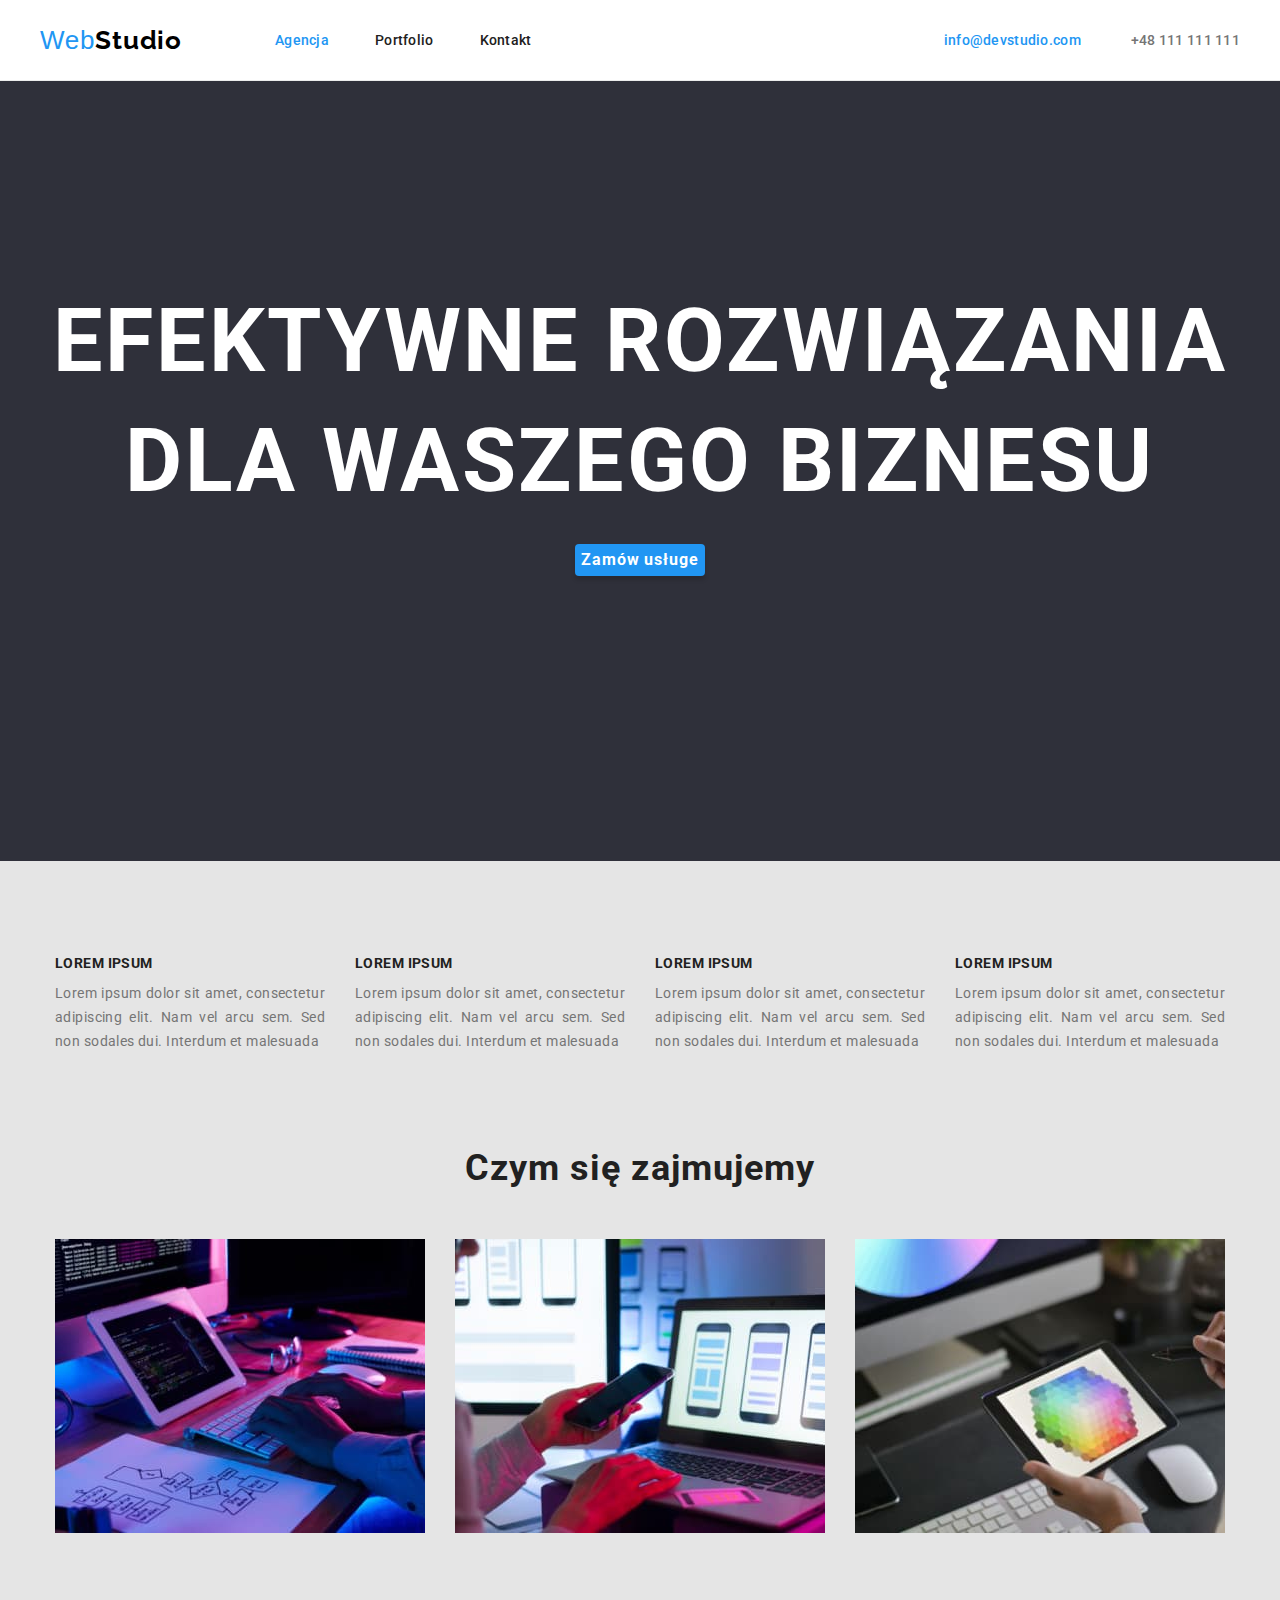
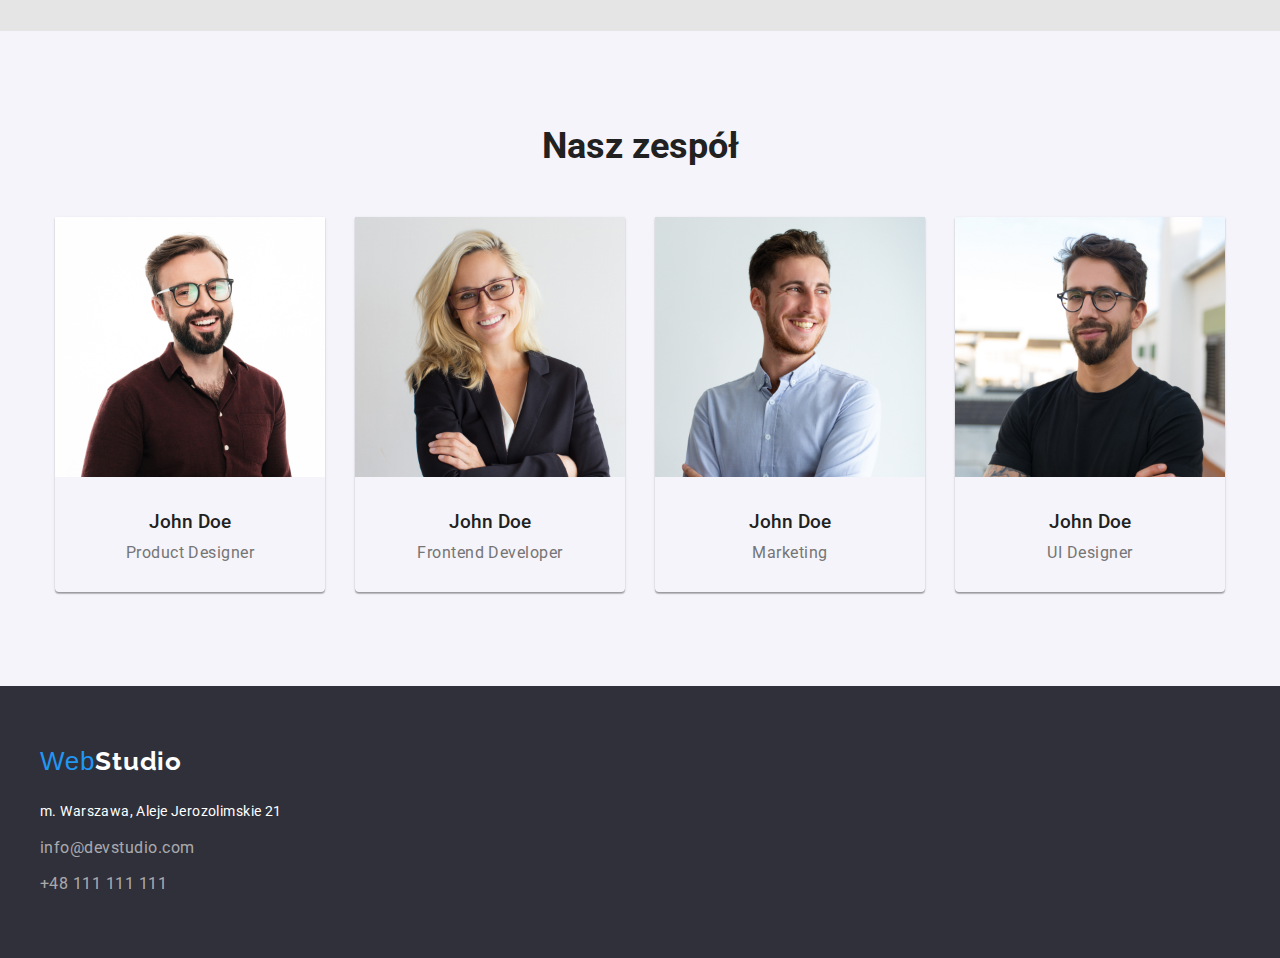
<file: index.html>
<!DOCTYPE html>
<html lang="pl">
  <head>
    <meta charset="UTF-8" />
    <meta name="viewport" content="Moja praca domowa nr 1" />
    <title>Homework 3</title>
    <link
      href="https://cdnjs.cloudflare.com/ajax/libs/modern-normalize/1.0.0/modern-normalize.min.css"
      rel="stylesheet"
    />
    <link
      href="https://fonts.googleapis.com/css2?family=Raleway:wght@700&family=Roboto:wght@400;500;700;900&display=swap"
      rel="stylesheet"
    />
    <link rel="stylesheet" href="./css/styles.css" />
  </head>
  <body>
    <!--Nagłówek strony-->
    <header>
      <div class="page-header container">
        <div class="page-header-left">
          <!--Logo w nagłówku-->
          <a class="logo" href="./index.html"
            ><span class="logo-blue">Web</span>Studio</a
          >

          <!--Menu nawigacyjne-->

          <nav>
            <ul class="nav-menu">
              <li><a class="menu-blue" href="./index.html">Agencja</a></li>
              <li><a class="menu" href="./portfolio.html">Portfolio</a></li>
              <li><a class="menu" href="#">Kontakt</a></li>
            </ul>
          </nav>
        </div>

        <!-- Linki w nagłówku -->
        <ul class="contact">
          <li>
            <a class="mail" href="mailto:info@devstudio.com"
              >info@devstudio.com</a
            >
          </li>
          <li><a class="tel" href="tel:+48111111111">+48 111 111 111</a></li>
        </ul>
      </div>
    </header>

    <!--Główna zawartość strony-->
    <main>
      <!--Nagówek skcji głównej-->
      <section class="h1">
        <div class="container">
          <h1>
            EFEKTYWNE ROZWIĄZANIA<br />
            DLA WASZEGO BIZNESU
          </h1>
          <button class="button" type="button">Zamów usługe</button>
        </div>
      </section>

      <!--Pierwsza sekcja - lorem ipsum-->
      <section class="first-section">
        <div class="container">
          <ul class="first-section-list">
            <li class="list">
              <h4 class="h4">LOREM IPSUM</h4>
              <p>
                Lorem ipsum dolor sit amet, consectetur adipiscing elit. Nam vel
                arcu sem. Sed non sodales dui. Interdum et malesuada
              </p>
            </li>
            <li class="list">
              <h4 class="h4">LOREM IPSUM</h4>
              <p>
                Lorem ipsum dolor sit amet, consectetur adipiscing elit. Nam vel
                arcu sem. Sed non sodales dui. Interdum et malesuada
              </p>
            </li>
            <li class="list">
              <h4 class="h4">LOREM IPSUM</h4>
              <p>
                Lorem ipsum dolor sit amet, consectetur adipiscing elit. Nam vel
                arcu sem. Sed non sodales dui. Interdum et malesuada
              </p>
            </li>
            <li class="list">
              <h4 class="h4">LOREM IPSUM</h4>
              <p>
                Lorem ipsum dolor sit amet, consectetur adipiscing elit. Nam vel
                arcu sem. Sed non sodales dui. Interdum et malesuada
              </p>
            </li>
          </ul>
        </div>
      </section>

      <!--Druga sekcja - czym się zajmujemy-->
      <section class="second-section">
        <div class="container">
          <h2 class="h2-second-section">Czym się zajmujemy</h2>
          <ul class="second-section-list">
            <li>
              <img
                src="./images/main1.jpg"
                alt="Ręce pracujące na klawiaturze"
                width="370"
                height="294"
              />
            </li>
            <li>
              <img
                src="./images/main2.jpg"
                alt="Praca nad aplikacją telefoniczną"
                width="370"
                height="294"
              />
            </li>
            <li>
              <img
                src="./images/main3.jpg"
                alt="Praca na tablecie"
                width="370"
                height="294"
              />
            </li>
          </ul>
        </div>
      </section>

      <!--Trzecia sekcja - nasz zespół-->
      <section class="third-section">
        <div class="container">
          <h2 class="h2-third-section">Nasz zespół</h2>
          <ul class="third-section-list">
            <li>
              <img
                src="./images/johndoe1.jpg"
                alt="Zdjęcie Johna Doe product designer"
                width="270"
                height="260"
              />
              <h3 class="h3">John Doe</h3>
              <p>Product Designer</p>
            </li>
            <li>
              <img
                src="./images/johndoe2.jpg"
                alt="Zdjęcie Johna Doe frontend developer"
                width="270"
                height="260"
              />
              <h3 class="h3">John Doe</h3>
              <p>Frontend Developer</p>
            </li>
            <li>
              <img
                src="./images/johndoe3.jpg"
                alt="Zdjęcie Johna Doe marketing"
                width="270"
                height="260"
              />
              <h3 class="h3">John Doe</h3>
              <p>Marketing</p>
            </li>
            <li>
              <img
                src="./images/johndoe4.jpg"
                alt="Zdjęcie Johna Doe UI designer"
                width="270"
                height="260"
              />
              <h3 class="h3">John Doe</h3>
              <p>UI Designer</p>
            </li>
          </ul>
        </div>
      </section>
    </main>

    <!--Stopka-->
    <footer>
      <!--Logo w stopce-->
      <div class="footer container">
        <div class="footer-logo">
          <a class="logo-footer" href="./index.html"
            ><span class="logo-blue-footer">Web</span>Studio</a
          >
        </div>

        <!--Adres i linki w stopce-->
        <ul class="contact-footer">
          <li>
            <a
              class="address-link"
              href="https://goo.gl/maps/Dz4RchG2dV1VJyud7"
              target="_blank"
              rel="noopener noreferrer nofollow"
              >m. Warszawa, Aleje Jerozolimskie 21</a
            >
          </li>
          <li>
            <a class="mail-footer" href="mailto:info@devstudio.com"
              >info@devstudio.com</a
            >
          </li>
          <li>
            <a class="tel-footer" href="tel:+48111111111">+48 111 111 111</a>
          </li>
        </ul>
      </div>
    </footer>
  </body>
</html>
</file>
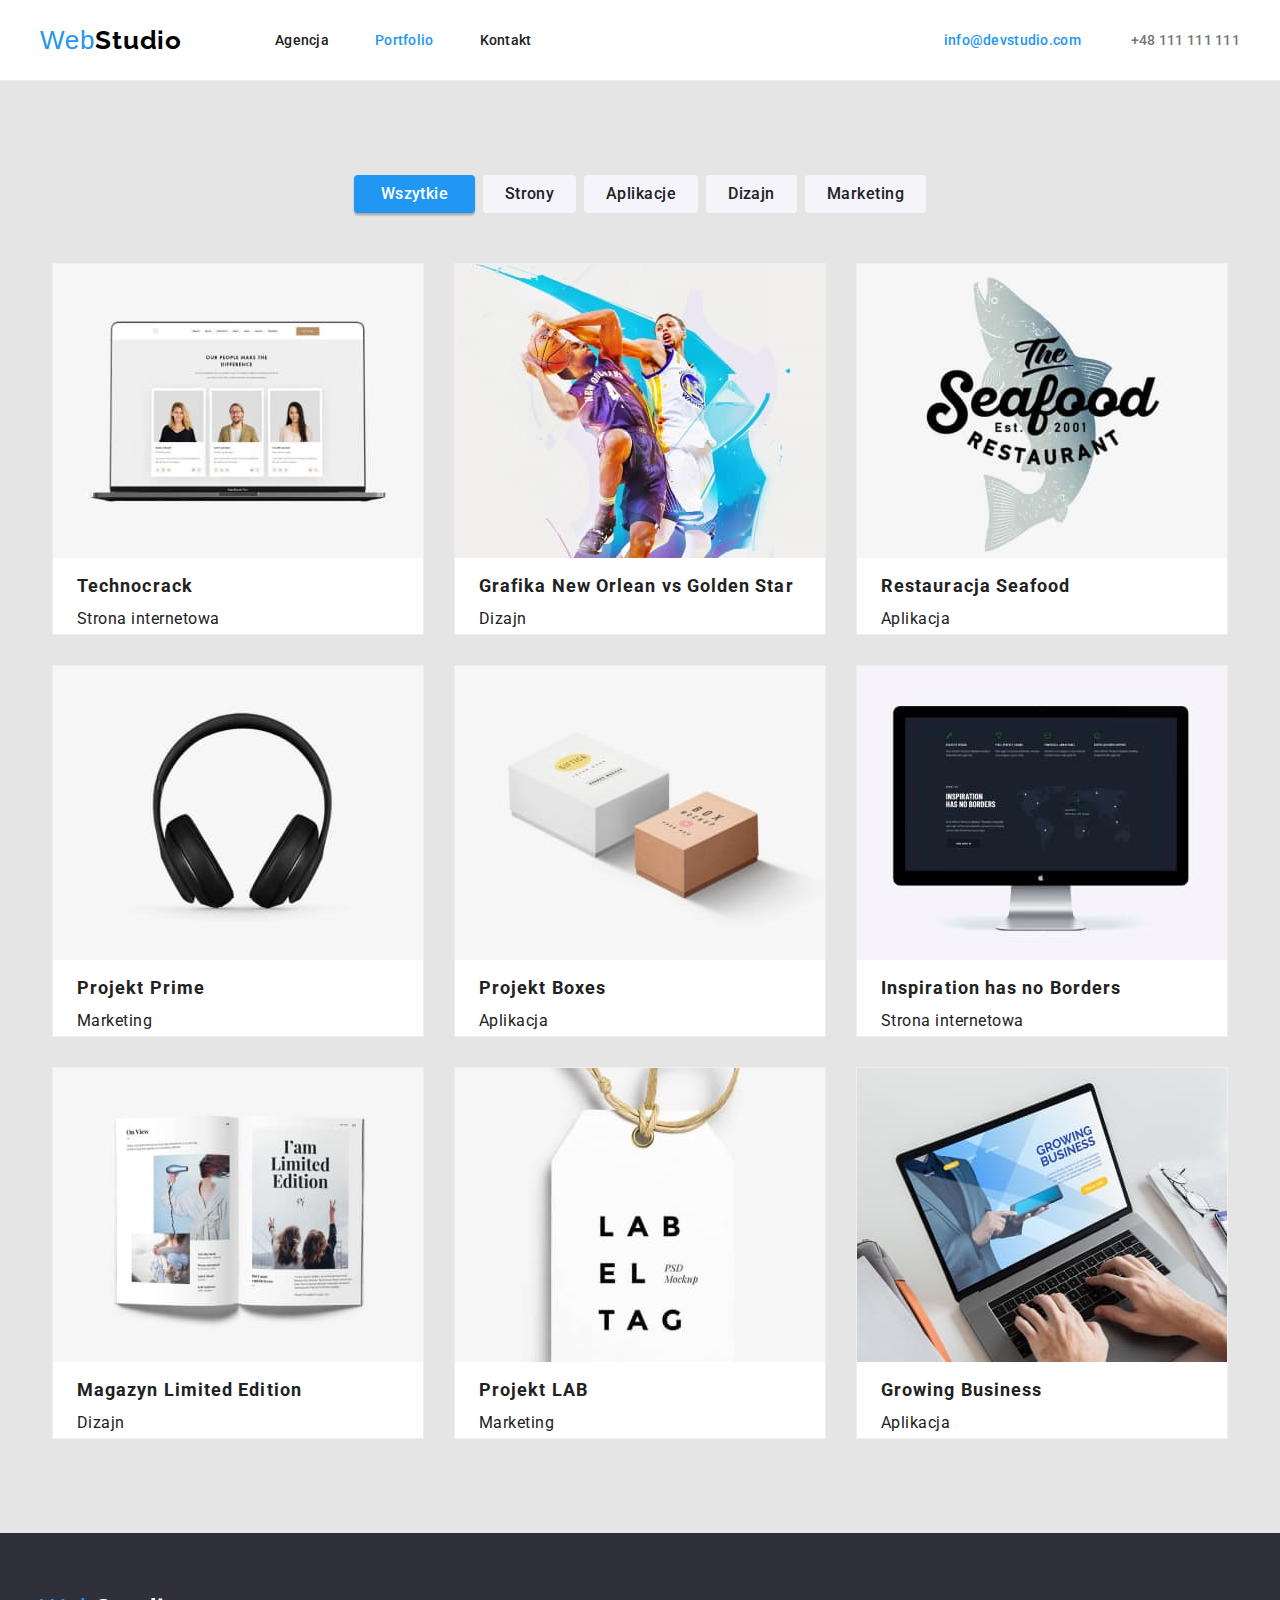
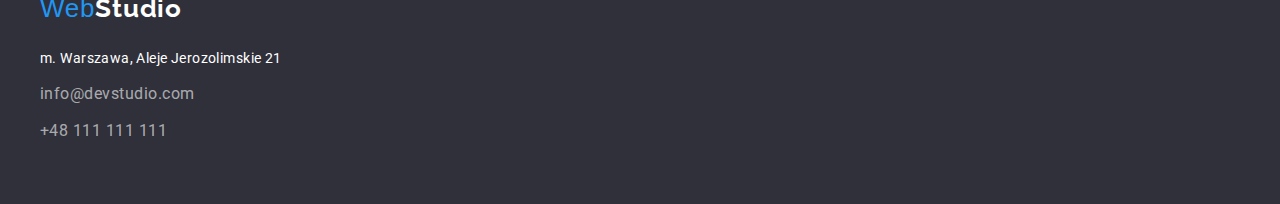
<file: portfolio.html>
<!DOCTYPE html>
<html lang="pl">
  <head>
    <meta charset="UTF-8" />
    <meta name="viewport" content="Moja praca domowa nr 1" />
    <title>Homework 3</title>
    <link
      href="https://cdnjs.cloudflare.com/ajax/libs/modern-normalize/1.0.0/modern-normalize.min.css"
      rel="stylesheet"
    />
    <link
      href="https://fonts.googleapis.com/css2?family=Raleway:wght@700&family=Roboto:wght@400;500;700;900&display=swap"
      rel="stylesheet"
    />
    <link rel="stylesheet" href="./css/styles.css" />
  </head>
  <body>
    <!--Nagłówek strony-->
    <header>
      <div class="page-header container">
        <div class="page-header-left">
          <!--Logo w nagłówku-->
          <a class="logo" href="./index.html"
            ><span class="logo-blue">Web</span>Studio</a
          >

          <!--Menu nawigacyjne-->

          <nav>
            <ul class="nav-menu">
              <li><a class="menu" href="./index.html">Agencja</a></li>
              <li>
                <a class="menu-blue" href="./portfolio.html">Portfolio</a>
              </li>
              <li><a class="menu" href="#">Kontakt</a></li>
            </ul>
          </nav>
        </div>

        <!-- Linki w nagłówku -->
        <ul class="contact">
          <li>
            <a class="mail" href="mailto:info@devstudio.com"
              >info@devstudio.com</a
            >
          </li>
          <li><a class="tel" href="tel:+48111111111">+48 111 111 111</a></li>
        </ul>
      </div>
    </header>

    <!--Główna zawartość strony-->
    <main>
      <!--Menu strony-->
      <div class="pf-menu">
        <ul class="pf-button-menu">
          <li>
            <button class="pf-button-blue" type="button">Wszytkie</button>
          </li>
          <li>
            <button class="pf-button pf-button-1" type="button">Strony</button>
          </li>
          <li>
            <button class="pf-button pf-button-2" type="button">
              Aplikacje
            </button>
          </li>
          <li>
            <button class="pf-button pf-button-3" type="button">Dizajn</button>
          </li>
          <li>
            <button class="pf-button pf-button-4" type="button">
              Marketing
            </button>
          </li>
        </ul>
      </div>

      <!--Zawartość główna strony-->
      <!--Pierwszy rząd-->
      <section class="pf-section">
        <div class="container">
          <ul class="pf-section-item">
            <li>
              <img
                src="./images/portfolio1_1.jpg"
                alt="Komputer z otwartą stroną internetową"
                width="370"
                height="294"
              />
              <h2 class="h2-pf-section">Technocrack</h2>
              <p>Strona internetowa</p>
            </li>
            <li>
              <img
                src="./images/portfolio1_2.jpg"
                alt="Dwuch zawodników koszykówki walczy o piłkę"
                width="370"
                height="294"
              />
              <h2 class="h2-pf-section">Grafika New Orlean vs Golden Star</h2>
              <p>Dizajn</p>
            </li>
            <li>
              <img
                src="./images/portfolio1_3.jpg"
                alt="Logo restauracji The Seafood"
                width="370"
                height="294"
              />
              <h2 class="h2-pf-section">Restauracja Seafood</h2>
              <p>Aplikacja</p>
            </li>
            <li>
              <img
                src="./images/portfolio2_1.jpg"
                alt="Czarne słuchwki bezprzewodowe"
                width="370"
                height="294"
              />
              <h2 class="h2-pf-section">Projekt Prime</h2>
              <p>Marketing</p>
            </li>
            <li>
              <img
                src="./images/portfolio2_2.jpg"
                alt="Dwa pudełka w dwuch kolorach i rozmiarach"
                width="370"
                height="294"
              />
              <h2 class="h2-pf-section">Projekt Boxes</h2>
              <p>Aplikacja</p>
            </li>
            <li>
              <img
                src="./images/portfolio2_3.jpg"
                alt="Monitor z otwartą stroną internetową"
                width="370"
                height="294"
              />
              <h2 class="h2-pf-section">Inspiration has no Borders</h2>
              <p>Strona internetowa</p>
            </li>
            <li>
              <img
                src="./images/portfolio3_1.jpg"
                alt="Otwarta książka"
                width="370"
                height="294"
              />
              <h2 class="h2-pf-section">Magazyn Limited Edition</h2>
              <p>Dizajn</p>
            </li>
            <li>
              <img
                src="./images/portfolio3_2.jpg"
                alt="Zawieszka reklamowa"
                width="370"
                height="294"
              />
              <h2 class="h2-pf-section">Projekt LAB</h2>
              <p>Marketing</p>
            </li>
            <li>
              <img
                src="./images/portfolio3_3.jpg"
                alt="Ręce na laptopie z otwartą stroną internetową"
                width="370"
                height="294"
              />
              <h2 class="h2-pf-section">Growing Business</h2>
              <p>Aplikacja</p>
            </li>
          </ul>
        </div>
      </section>
    </main>

    <!--Stopka-->
    <footer>
      <!--Logo w stopce-->
      <div class="footer container">
        <div class="footer-logo">
          <a class="logo-footer" href="./index.html"
            ><span class="logo-blue-footer">Web</span>Studio</a
          >
        </div>

        <!--Adres i linki w stopce-->
        <ul class="contact-footer">
          <li>
            <a
              class="address-link"
              href="https://goo.gl/maps/Dz4RchG2dV1VJyud7"
              target="_blank"
              rel="noopener noreferrer nofollow"
              >m. Warszawa, Aleje Jerozolimskie 21</a
            >
          </li>
          <li>
            <a class="mail-footer" href="mailto:info@devstudio.com"
              >info@devstudio.com</a
            >
          </li>
          <li>
            <a class="tel-footer" href="tel:+48111111111">+48 111 111 111</a>
          </li>
        </ul>
      </div>
    </footer>
  </body>
</html>
</file>
<file: css/styles.css>
*,
*::before,
*::after {
  box-sizing: border-box;
}

:root {
  --white: #ffffff;
  --almost-white: #e5e5e5;
  --blue: #2196f3;
  --almost-black: #212121;
  --black: #000000;
  --dark-gray: #2f303a;
  --gray: #757575;
  --light-gray: #f5f4fa;
  --button-blue: #0000ff;
  --border-header: #ececec;
  --border-pf-li: #eeeeee;
}

body {
  font-family: "Roboto", sans-serif;
  color: var(--almost-black);
  background-color: var(--white);
}

h1,
h2,
h3,
h4,
h5,
h6,
p,
ul {
  margin: 0;
}

/* Globalne ustawienie kontenera */
.container {
  max-width: 1200px;
}

/* Nagłówke indeks i portfolio */
header {
  max-width: 1600px;
  margin: 0 auto;
  border-bottom: 1px solid var(--border-header);
}

.page-header {
  display: flex;
  justify-content: space-between;
  align-items: center;
  margin: 0 auto;
}

.page-header-left {
  display: flex;
  justify-content: flex-start;
  gap: 93px;
}

.logo {
  font-family: "Raleway", sans-serif;
  font-weight: 700;
  font-size: 26px;
  line-height: 1.1923em;
  text-decoration: none;
  color: var(--black);
  letter-spacing: 0.03em;
}

.logo-blue {
  font-family: "Oleo Script", sans-serif;
  font-weight: 400;
  font-size: 26px;
  line-height: 1.1923em;
  color: var(--blue);
  letter-spacing: 0.03em;
}

.logo,
.logo-blue {
  padding: 25px 0 24px 0;
}

.logo:hover,
.logo-blue:hover {
  text-decoration: underline solid var(--blue);
}

.nav-menu {
  list-style: none;
  display: flex;
  justify-content: space-between;
  gap: 46px;
  font-weight: 500;
  font-size: 14px;
  line-height: 1.1428em;
  letter-spacing: 0.02em;
  padding: 32px 0 32px 0;
}

.menu-blue {
  text-decoration: none;
  color: var(--blue);
}

.menu {
  text-decoration: none;
  color: var(--almost-black);
}

.menu-blue:hover,
.menu:hover {
  text-decoration: underline solid var(--blue);
}

.contact {
  list-style: none;
  display: flex;
  justify-content: space-between;
  gap: 50px;
  font-weight: 500;
  font-size: 14px;
  line-height: 1.1428em;
  list-style: none;
  letter-spacing: 0.02em;
  padding: 32px 0 32px 0;
}

.mail {
  color: var(--blue);
  text-decoration: none;
}

.tel {
  color: var(--gray);
  text-decoration: none;
}

.mail:hover,
.tel:hover {
  text-decoration: underline solid var(--blue);
}

/* Main index */

main {
  max-width: 1600px;
  margin: 0 auto;
}

/* Nagłówke w main */
.h1 {
  display: flex;
  justify-content: center;
  color: var(--white);
  font-weight: 900;
  font-size: 44px;
  line-height: 1.3636;
  text-align: center;
  letter-spacing: 0.06em;
  text-transform: uppercase;
  padding-top: 200px;
  padding-bottom: 280px;
  background-color: var(--dark-gray);
}

h1:hover {
  text-decoration: underline solid var(--blue);
}

.button {
  background-color: var(--blue);
  color: var(--white);
  font-weight: 700;
  font-size: 16px;
  line-height: 1.875em;
  align-items: center;
  text-align: center;
  letter-spacing: 0.06em;
  cursor: pointer;
  border: 0;
  box-shadow: 0px 4px 4px rgba(0, 0, 0, 0.15);
  border-radius: 4px;
}

.button:hover {
  text-decoration: underline solid var(--button-blue);
}

/* Pierwsza sekcja */
.first-section {
  max-width: 1600px;
  display: flex;
  justify-content: center;
  padding-top: 94px;
  background-color: var(--almost-white);
}

.first-section-list {
  list-style: none;
  display: flex;
  flex-wrap: wrap;
  justify-content: center;
  gap: 30px;
  text-align: justify;
  padding: 0;
  color: var(--gray);
  font-size: 14px;
  line-height: 1.7142em;
  letter-spacing: 0.03em;
}

.list {
  width: 270px;
}

.h4 {
  color: var(--almost-black);
  text-align: left;
  margin-bottom: 10px;
  font-weight: 700;
  font-size: 14px;
  line-height: 1.1428em;
  text-transform: uppercase;
}

.h4:hover,
.list p:hover {
  text-decoration: underline solid var(--blue);
}

/* Druga sekcja */
.second-section {
  max-width: 1600px;
  display: flex;
  justify-content: center;
  padding: 94px 0 94px 0;
  background-color: var(--almost-white);
}
.second-section-list {
  list-style: none;
  display: flex;
  flex-wrap: wrap;
  justify-content: center;
  padding: 0;
  gap: 30px;
}

.h2-second-section {
  text-align: center;
  margin-bottom: 50px;
  font-weight: 700;
  font-size: 36px;
  line-height: 1.1666em;
  letter-spacing: 0.03em;
}

.h2-second-section:hover {
  text-decoration: underline solid var(--blue);
}

/* Trzecia sekcja */
.third-section {
  max-width: 1600px;
  display: flex;
  justify-content: center;
  padding: 94px 0 94px 0;
  background-color: var(--light-gray);
}

.h2-third-section {
  text-align: center;
  margin-bottom: 50px;
  font-weight: 700;
  font-size: 36px;
  line-height: 1.1666em;
  color: var(--almost-black);
}

.h2-third-section:hover {
  text-decoration: underline solid var(--blue);
}

.third-section-list {
  list-style: none;
  display: flex;
  flex-wrap: wrap;
  justify-content: center;
  padding: 0;
  gap: 30px;
}

.third-section-list li {
  box-shadow: 0px 1px 3px rgba(0, 0, 0, 0.12), 0px 1px 1px rgba(0, 0, 0, 0.14),
    0px 2px 1px rgba(0, 0, 0, 0.2);
  border-radius: 0px 0px 4px 4px;
}

.third-section-list h3 {
  text-align: center;
  margin: 30px 0 10px 0;
  font-weight: 500;
  color: var(--almost-black);
}

.third-section-list p {
  text-align: center;
  margin-bottom: 30px;
  font-size: 16px;
  line-height: 1.1875em;
  letter-spacing: 0.03em;
  color: var(--gray);
}

.third-section-list h3:hover,
.third-section-list p:hover {
  text-decoration: underline solid var(--blue);
}

/* Stopka indeks i porfolio */
footer {
  max-width: 1600px;
  margin: 0 auto;
  padding: 60px 0 60px 0;
  background-color: var(--dark-gray);
}

.footer {
  margin: 0 auto;
}

.footer-logo {
  margin-bottom: 20px;
}

.logo-footer {
  font-family: "Raleway", sans-serif;
  font-weight: 700;
  font-size: 26px;
  line-height: 1.1923em;
  text-decoration: none;
  color: var(--white);
  letter-spacing: 0.03em;
}

.logo-blue-footer {
  font-family: "Oleo Script", sans-serif;
  font-weight: 400;
  font-size: 26px;
  line-height: 1.1923em;
  color: var(--blue);
  letter-spacing: 0.03em;
}

.logo-footer:hover,
.logo-blue-footer:hover {
  text-decoration: underline solid var(--blue);
}

.address-link {
  font-size: 14px;
  line-height: 1.7142em;
  letter-spacing: 0.03em;
  color: var(--white);
  text-decoration: none;
}

.contact-footer {
  padding: 0;
  line-height: 1.7142em;
  list-style: none;
  letter-spacing: 0.03em;
}

.contact-footer li {
  margin-top: 9px;
}

.mail-footer {
  color: rgba(255, 255, 255, 0.6);
  text-decoration: none;
}

.tel-footer {
  color: rgba(255, 255, 255, 0.6);
  text-decoration: none;
}

.mail-footer:hover,
.tel-footer:hover,
.address-link:hover {
  text-decoration: underline solid var(--blue);
}

/* Portfolio Menu */
.pf-menu {
  max-width: 1600px;
  display: flex;
  justify-content: center;
  background-color: var(--almost-white);
}

.pf-button-menu {
  display: flex;
  list-style: none;
  text-align: center;
  cursor: pointer;
  gap: 8px;
  padding: 94px 0 50px 0;
}

.pf-button-blue {
  background-color: var(--blue);
  color: var(--white);
  width: 121px;
  height: 38px;
  font-weight: 500;
  font-size: 16px;
  line-height: 1.625em;
  text-align: center;
  letter-spacing: 0.03em;
  border: 0;
  box-shadow: 0px 3px 1px rgba(0, 0, 0, 0.1), 0px 1px 2px rgba(0, 0, 0, 0.08),
    0px 2px 2px rgba(0, 0, 0, 0.12);
  border-radius: 4px;
}

.pf-button {
  background-color: var(--light-gray);
  color: var(--almost-black);
  font-weight: 500;
  height: 38px;
  font-size: 16px;
  line-height: 1.625em;
  text-align: center;
  letter-spacing: 0.03em;
  border: 0;
  border-radius: 4px;
}

.pf-button-1 {
  width: 93px;
}

.pf-button-2 {
  width: 114px;
}

.pf-button-3 {
  width: 91px;
}

.pf-button-4 {
  width: 121px;
}

/* Portfolio sekcja główna */
.pf-section {
  max-width: 1600px;
  display: flex;
  justify-content: center;
  background-color: var(--almost-white);
}

.pf-section-item {
  display: flex;
  flex-wrap: wrap;
  justify-content: center;
  list-style: none;
  font-size: 16px;
  line-height: 1.875em;
  letter-spacing: 0.03em;
  gap: 30px;
  padding: 0 0 94px 0;
}

.pf-section li {
  background: var(--white);
  border: 1px solid var(--border-pf-li);
}

.pf-section p {
  padding-inline: 24px;
}

.h2-pf-section {
  font-weight: 700;
  font-size: 18px;
  line-height: 2em;
  letter-spacing: 0.06em;
  padding-inline: 24px;
}

.h2-pf-section:hover,
.pf-section p:hover,
.pf-button:hover {
  text-decoration: underline solid var(--blue);
}

.pf-button-blue:hover {
  text-decoration: underline solid var(--button-blue);
}
</file>
